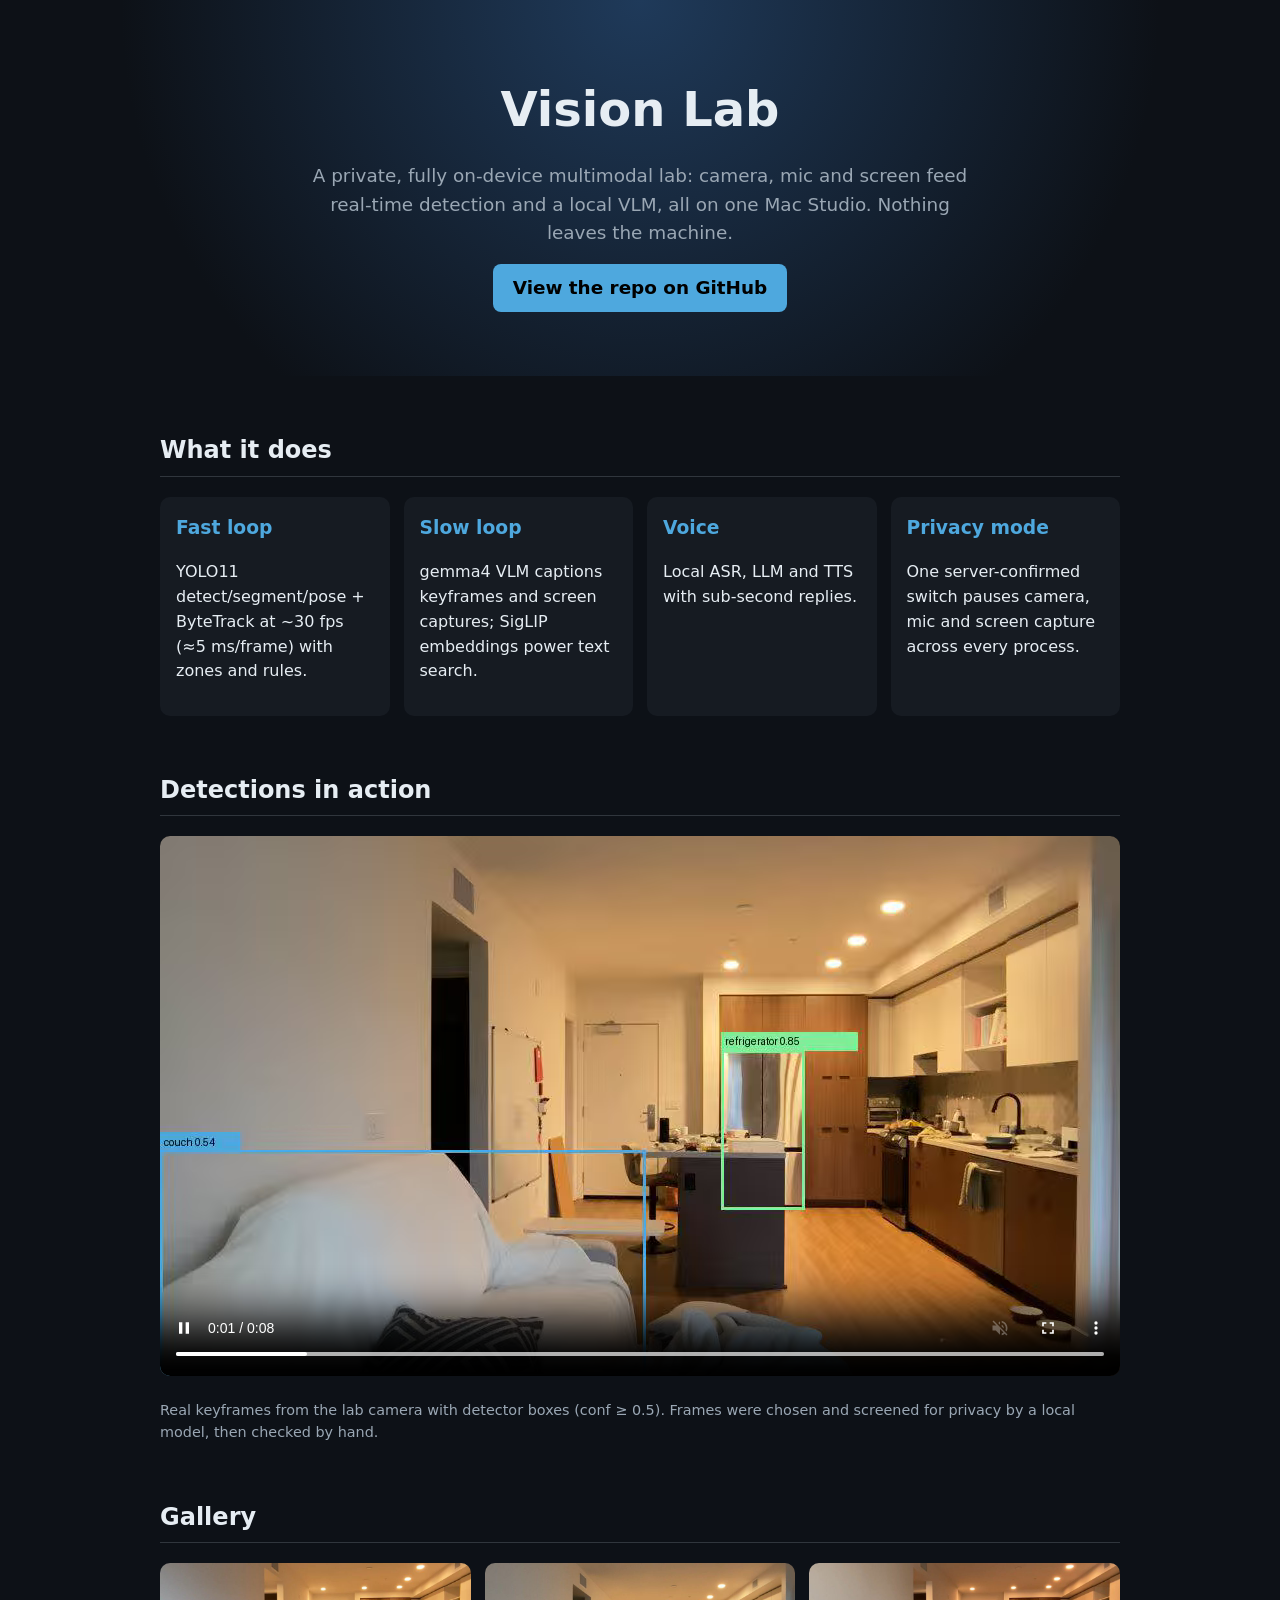
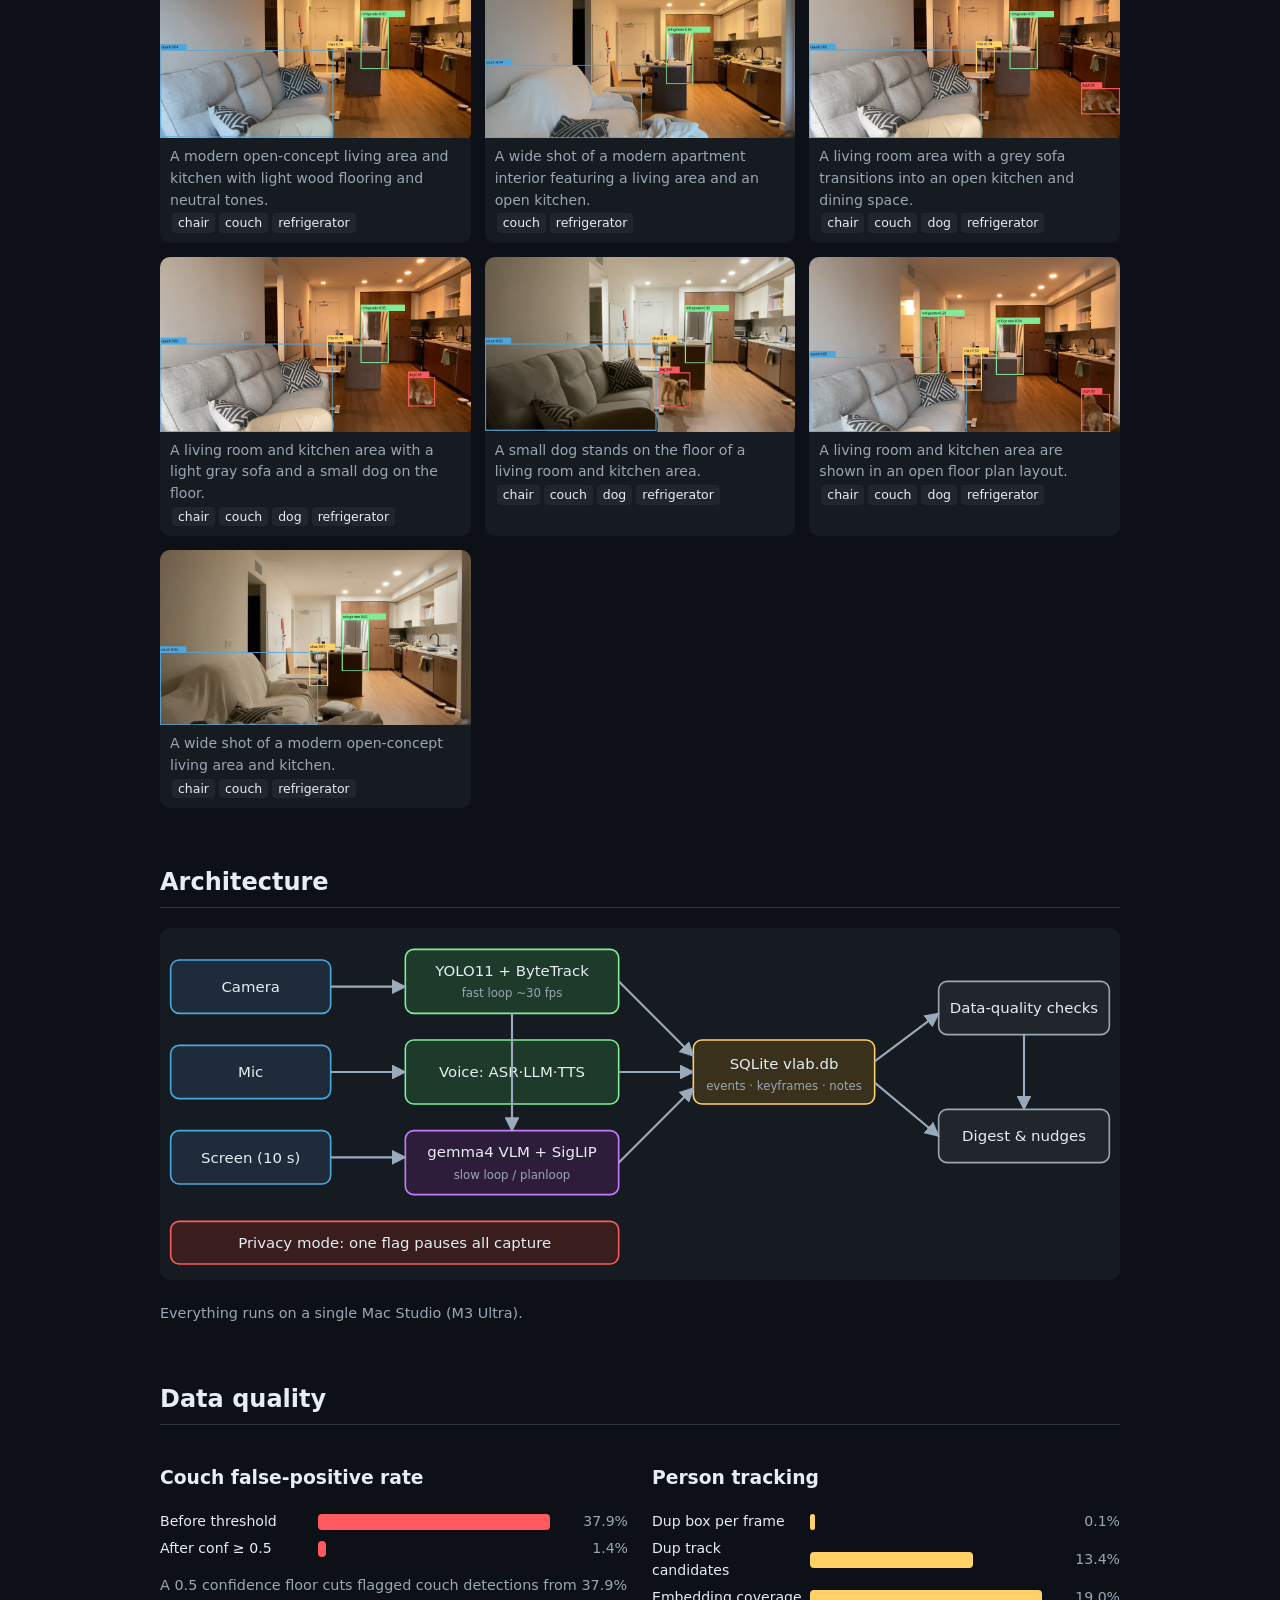
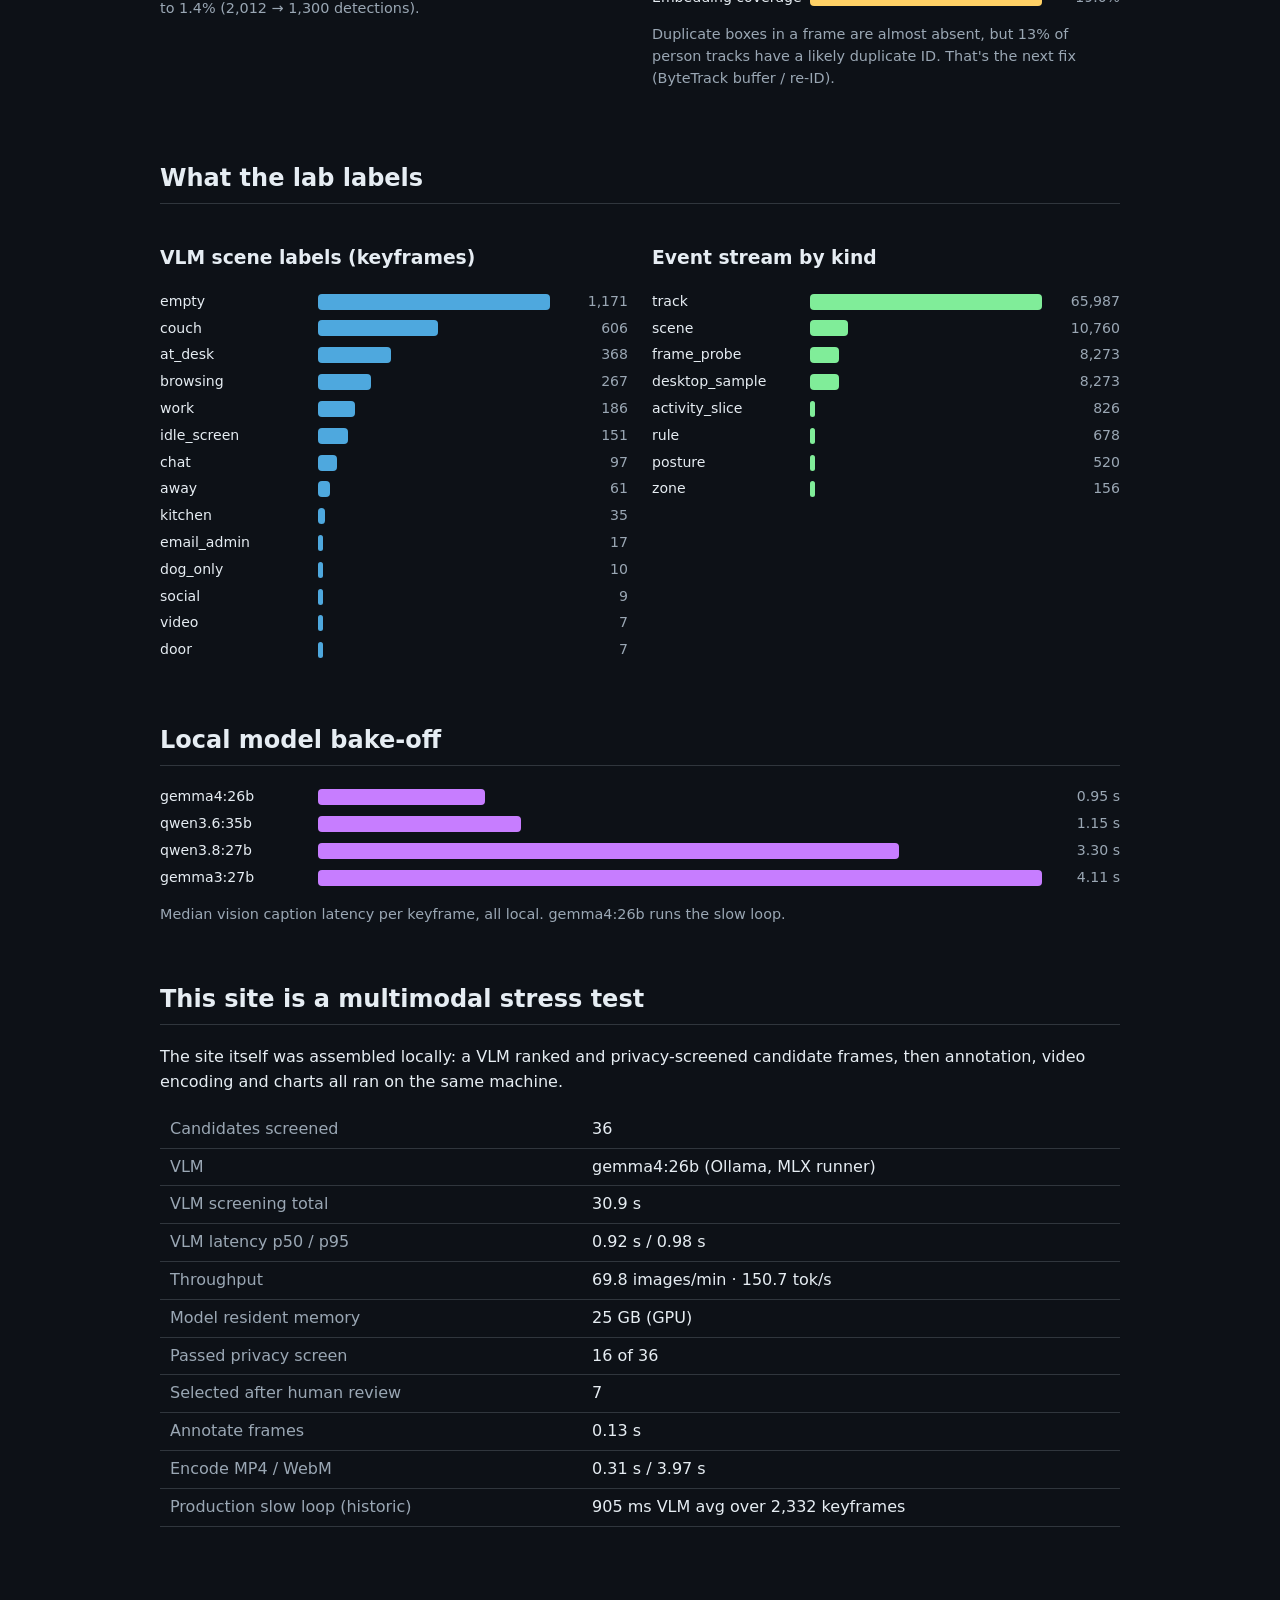
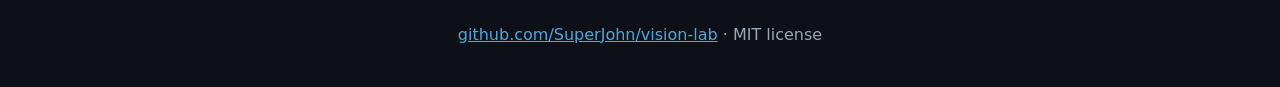
<file: site/index.html>
<!doctype html><html lang="en"><head><meta charset="utf-8"><meta name="viewport" content="width=device-width,initial-scale=1">
<title>Vision Lab: on-device multimodal home sensing</title><link rel="stylesheet" href="style.css"></head><body>
<header class="hero"><h1>Vision Lab</h1><p>A private, fully on-device multimodal lab: camera, mic and screen feed real-time detection and a local VLM, all on one Mac Studio. Nothing leaves the machine.</p>
<p><a class="btn" href="https://github.com/SuperJohn/vision-lab">View the repo on GitHub</a></p></header>
<main>
<section><h2>What it does</h2><div class="cards">
<div class="card"><h3>Fast loop</h3><p>YOLO11 detect/segment/pose + ByteTrack at ~30 fps (≈5 ms/frame) with zones and rules.</p></div>
<div class="card"><h3>Slow loop</h3><p>gemma4 VLM captions keyframes and screen captures; SigLIP embeddings power text search.</p></div>
<div class="card"><h3>Voice</h3><p>Local ASR, LLM and TTS with sub-second replies.</p></div>
<div class="card"><h3>Privacy mode</h3><p>One server-confirmed switch pauses camera, mic and screen capture across every process.</p></div>
</div></section>
<section><h2>Detections in action</h2><video controls muted loop playsinline autoplay><source src="assets/detections.webm" type="video/webm"><source src="assets/detections.mp4" type="video/mp4"></video>
<p class="note">Real keyframes from the lab camera with detector boxes (conf ≥ 0.5). Frames were chosen and screened for privacy by a local model, then checked by hand.</p></section>
<section><h2>Gallery</h2><div id="gallery" class="gallery"></div></section>
<section><h2>Architecture</h2>
<svg viewBox="0 0 900 330" class="arch" role="img" aria-label="architecture diagram">
<defs><marker id="a" viewBox="0 0 10 10" refX="9" refY="5" markerWidth="7" markerHeight="7" orient="auto"><path d="M0 0L10 5L0 10z" fill="#9ab"/></marker></defs>
<g class="box cap"><rect x="10" y="30" width="150" height="50"/><text x="85" y="60">Camera</text><rect x="10" y="110" width="150" height="50"/><text x="85" y="140">Mic</text><rect x="10" y="190" width="150" height="50"/><text x="85" y="220">Screen (10 s)</text></g>
<g class="box fast"><rect x="230" y="20" width="200" height="60"/><text x="330" y="45">YOLO11 + ByteTrack</text><text x="330" y="65" class="s">fast loop ~30 fps</text>
<rect x="230" y="105" width="200" height="60"/><text x="330" y="140">Voice: ASR·LLM·TTS</text></g>
<g class="box slow"><rect x="230" y="190" width="200" height="60"/><text x="330" y="215">gemma4 VLM + SigLIP</text><text x="330" y="235" class="s">slow loop / planloop</text></g>
<g class="box db"><rect x="500" y="105" width="170" height="60"/><text x="585" y="132">SQLite vlab.db</text><text x="585" y="152" class="s">events · keyframes · notes</text></g>
<g class="box out"><rect x="730" y="50" width="160" height="50"/><text x="810" y="80">Data-quality checks</text><rect x="730" y="170" width="160" height="50"/><text x="810" y="200">Digest &amp; nudges</text></g>
<g class="box priv"><rect x="10" y="275" width="420" height="40"/><text x="220" y="300">Privacy mode: one flag pauses all capture</text></g>
<g stroke="#9ab" stroke-width="2" fill="none" marker-end="url(#a)"><path d="M160 55H230"/><path d="M160 135H230"/><path d="M160 215H230"/><path d="M330 80V190"/><path d="M430 50L500 120"/><path d="M430 135H500"/><path d="M430 220L500 150"/><path d="M670 125L730 80"/><path d="M670 145L730 195"/><path d="M810 100V170"/></g>
</svg><p class="note">Everything runs on a single Mac Studio (M3 Ultra).</p></section>
<section><h2>Data quality</h2><div class="charts"><div><h3>Couch false-positive rate</h3><div id="fp" class="bars"></div><p class="note">A 0.5 confidence floor cuts flagged couch detections from 37.9% to 1.4% (2,012 → 1,300 detections).</p></div>
<div><h3>Person tracking</h3><div id="dup" class="bars"></div><p class="note">Duplicate boxes in a frame are almost absent, but 13% of person tracks have a likely duplicate ID. That's the next fix (ByteTrack buffer / re-ID).</p></div></div></section>
<section><h2>What the lab labels</h2><div class="charts"><div><h3>VLM scene labels (keyframes)</h3><div id="labels" class="bars"></div></div><div><h3>Event stream by kind</h3><div id="kinds" class="bars"></div></div></div></section>
<section><h2>Local model bake-off</h2><div id="bake" class="bars"></div><p class="note">Median vision caption latency per keyframe, all local. gemma4:26b runs the slow loop.</p></section>
<section><h2>This site is a multimodal stress test</h2><p>The site itself was assembled locally: a VLM ranked and privacy-screened candidate frames, then annotation, video encoding and charts all ran on the same machine.</p><table id="stress"></table></section>
</main><footer><a href="https://github.com/SuperJohn/vision-lab">github.com/SuperJohn/vision-lab</a> · MIT license</footer>
<script src="app.js"></script></body></html>
</file>
<file: site/style.css>
:root{--bg:#0d1117;--fg:#e6edf3;--mut:#9aa7b4;--acc:#4ea8de;--card:#161b22}
*{box-sizing:border-box}body{margin:0;font:16px/1.55 system-ui,-apple-system,sans-serif;background:var(--bg);color:var(--fg)}
.hero{padding:72px 24px 48px;text-align:center;background:radial-gradient(circle at 50% 0,#1f3a5a,transparent 70%)}
.hero h1{font-size:3rem;margin:0}.hero p{max-width:680px;margin:16px auto;color:var(--mut);font-size:1.15rem}
.btn{display:inline-block;padding:10px 20px;border-radius:8px;background:var(--acc);color:#000;text-decoration:none;font-weight:600}
main{max-width:1000px;margin:auto;padding:0 20px}section{margin:56px 0}h2{border-bottom:1px solid #30363d;padding-bottom:6px}
.cards{display:grid;grid-template-columns:repeat(auto-fit,minmax(200px,1fr));gap:14px}.card{background:var(--card);padding:16px;border-radius:10px}.card h3{margin-top:0;color:var(--acc)}
video{width:100%;border-radius:10px;background:#000}.note{color:var(--mut);font-size:.9rem}
.gallery{display:grid;grid-template-columns:repeat(auto-fill,minmax(290px,1fr));gap:14px}.gallery figure{margin:0;background:var(--card);border-radius:10px;overflow:hidden}
.gallery img{width:100%;display:block}.gallery figcaption{padding:8px 10px;font-size:.88rem;color:var(--mut)}.tag{display:inline-block;background:#21262d;border-radius:4px;padding:0 6px;margin:2px;font-size:.78rem;color:var(--fg)}
.arch{width:100%;background:var(--card);border-radius:10px}.arch text{fill:var(--fg);font-size:14px;text-anchor:middle}.arch text.s{fill:var(--mut);font-size:11px}
.arch rect{rx:8;stroke-width:1.5}.cap rect{fill:#1d2b3a;stroke:#4ea8de}.fast rect{fill:#1d3a2b;stroke:#80ed99}.slow rect{fill:#2e1d3a;stroke:#c77dff}.db rect{fill:#3a311d;stroke:#ffd166}.out rect{fill:#21262d;stroke:#9aa7b4}.priv rect{fill:#3a1d1d;stroke:#ff5a5f}
.charts{display:grid;grid-template-columns:repeat(auto-fit,minmax(300px,1fr));gap:24px}
.bar{display:grid;grid-template-columns:150px 1fr 70px;align-items:center;gap:8px;margin:5px 0;font-size:.88rem}.bar i{display:block;height:16px;border-radius:4px;background:var(--acc)}.bar span:last-child{color:var(--mut);text-align:right}
table{border-collapse:collapse;width:100%}td{padding:6px 10px;border-bottom:1px solid #30363d}td:first-child{color:var(--mut)}
footer{text-align:center;padding:40px;color:var(--mut)}footer a{color:var(--acc)}
</file>
